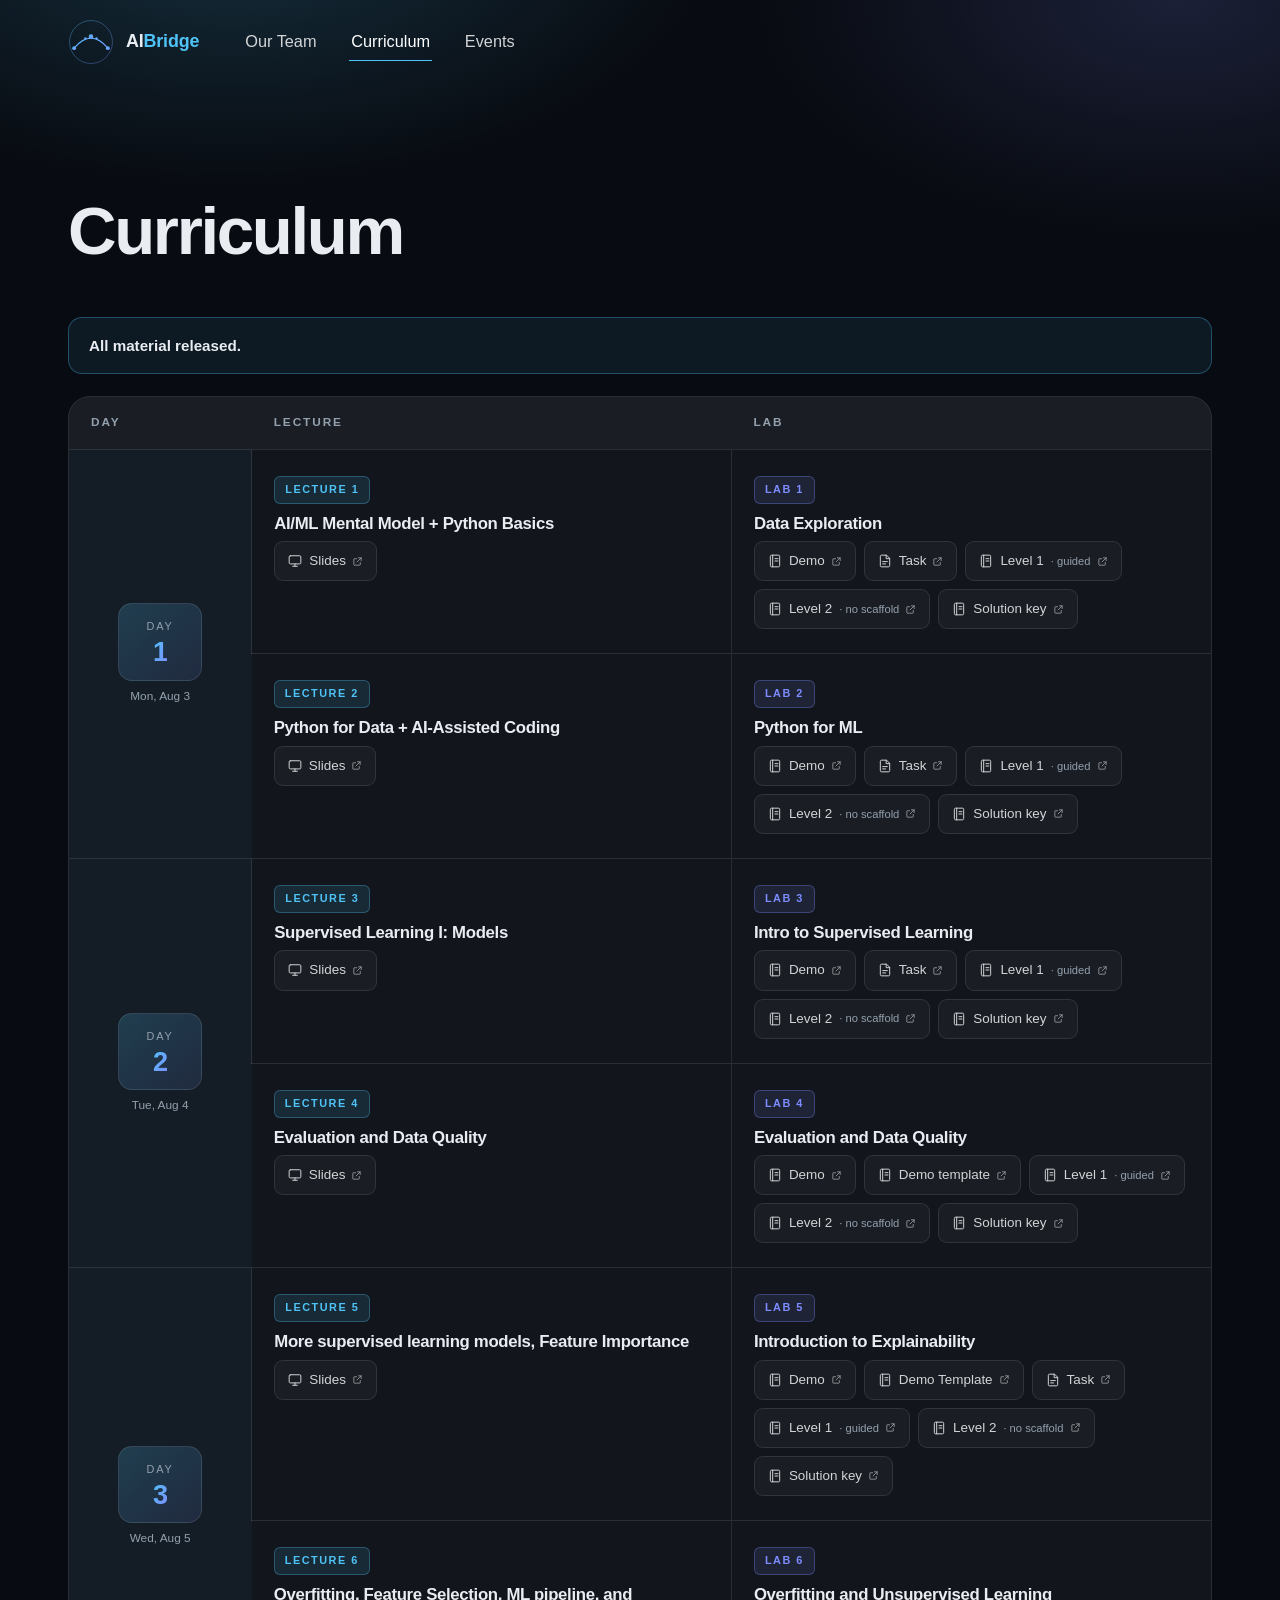
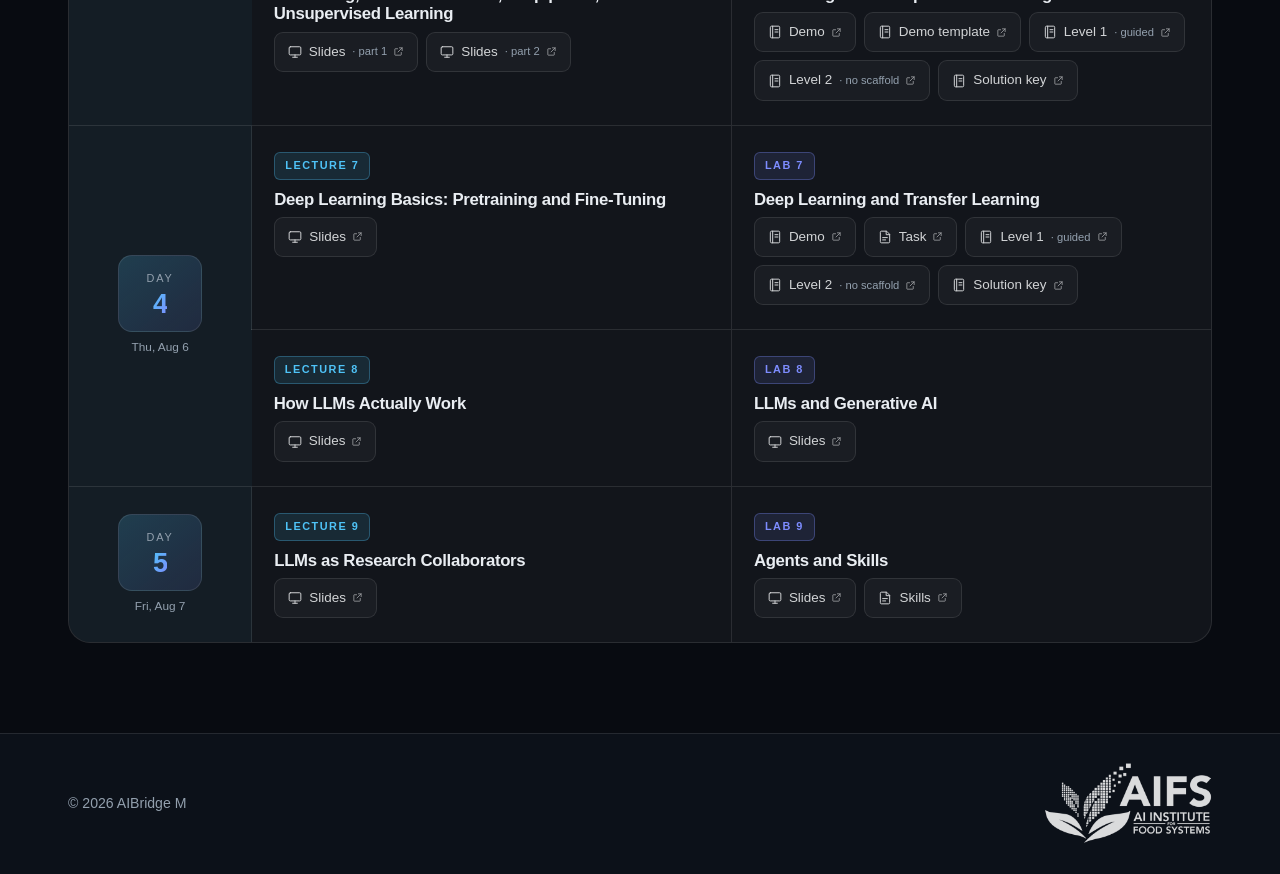
<file: curriculum.html>
<!DOCTYPE html>
<html lang="en">
<head>
<meta charset="utf-8">
<meta name="viewport" content="width=device-width, initial-scale=1">
<title>Curriculum — AIBridge</title>
<meta name="description" content="The AIBridge five-day course: nine lectures and eight labs, with all slides, notebooks, and task sheets.">
<link rel="icon" href="assets/img/logo.svg" type="image/svg+xml">
<link rel="stylesheet" href="assets/css/styles.css">
</head>
<body>

<nav class="nav">
  <div class="nav__inner">
    <a class="brand" href="index.html" aria-label="AIBridge home">
      <img src="assets/img/logo.svg" alt="" width="46" height="46">
      <span class="brand__word">AI<span>Bridge</span></span>
    </a>
    <div class="nav__links">
      <a href="team.html">Our Team</a>
      <a href="curriculum.html">Curriculum</a>
      <a href="events.html">Events</a>
    </div>
    <button class="nav__toggle" type="button" aria-label="Toggle menu" aria-expanded="false"><span></span></button>
  </div>
</nav>

<header class="pagehead">
  <div class="wrap"><h1>Curriculum</h1></div>
</header>

<main>
<section class="section section--tight">
  <div class="wrap">

    <p class="banner" id="release-banner" hidden></p>

    <div class="table-scroll">
      <table class="syllabus">
        <thead>
          <tr>
            <th scope="col">Day</th>
            <th scope="col">Lecture</th>
            <th scope="col">Lab</th>
          </tr>
        </thead>
        <tbody id="syllabus-body"></tbody>
      </table>
    </div>

    <noscript>
      <p class="banner">The schedule table needs JavaScript. The materials are in the
      <code>lectures/</code> and <code>labs/</code> folders.</p>
    </noscript>

  </div>
</section>
</main>

<footer class="footer">
  <div class="wrap footer__inner">
    <span>© <span data-year>2026</span> AIBridge M</span>
    <a class="aifs" href="https://aifs.ucdavis.edu" target="_blank" rel="noopener">
      <img src="assets/img/aifs-logo.png" alt="AI Institute for Next Generation Food Systems" width="1080" height="540">
    </a>
  </div>
</footer>

<script src="assets/js/site.js"></script>
<script src="assets/js/curriculum.js"></script>
</body>
</html>
</file>
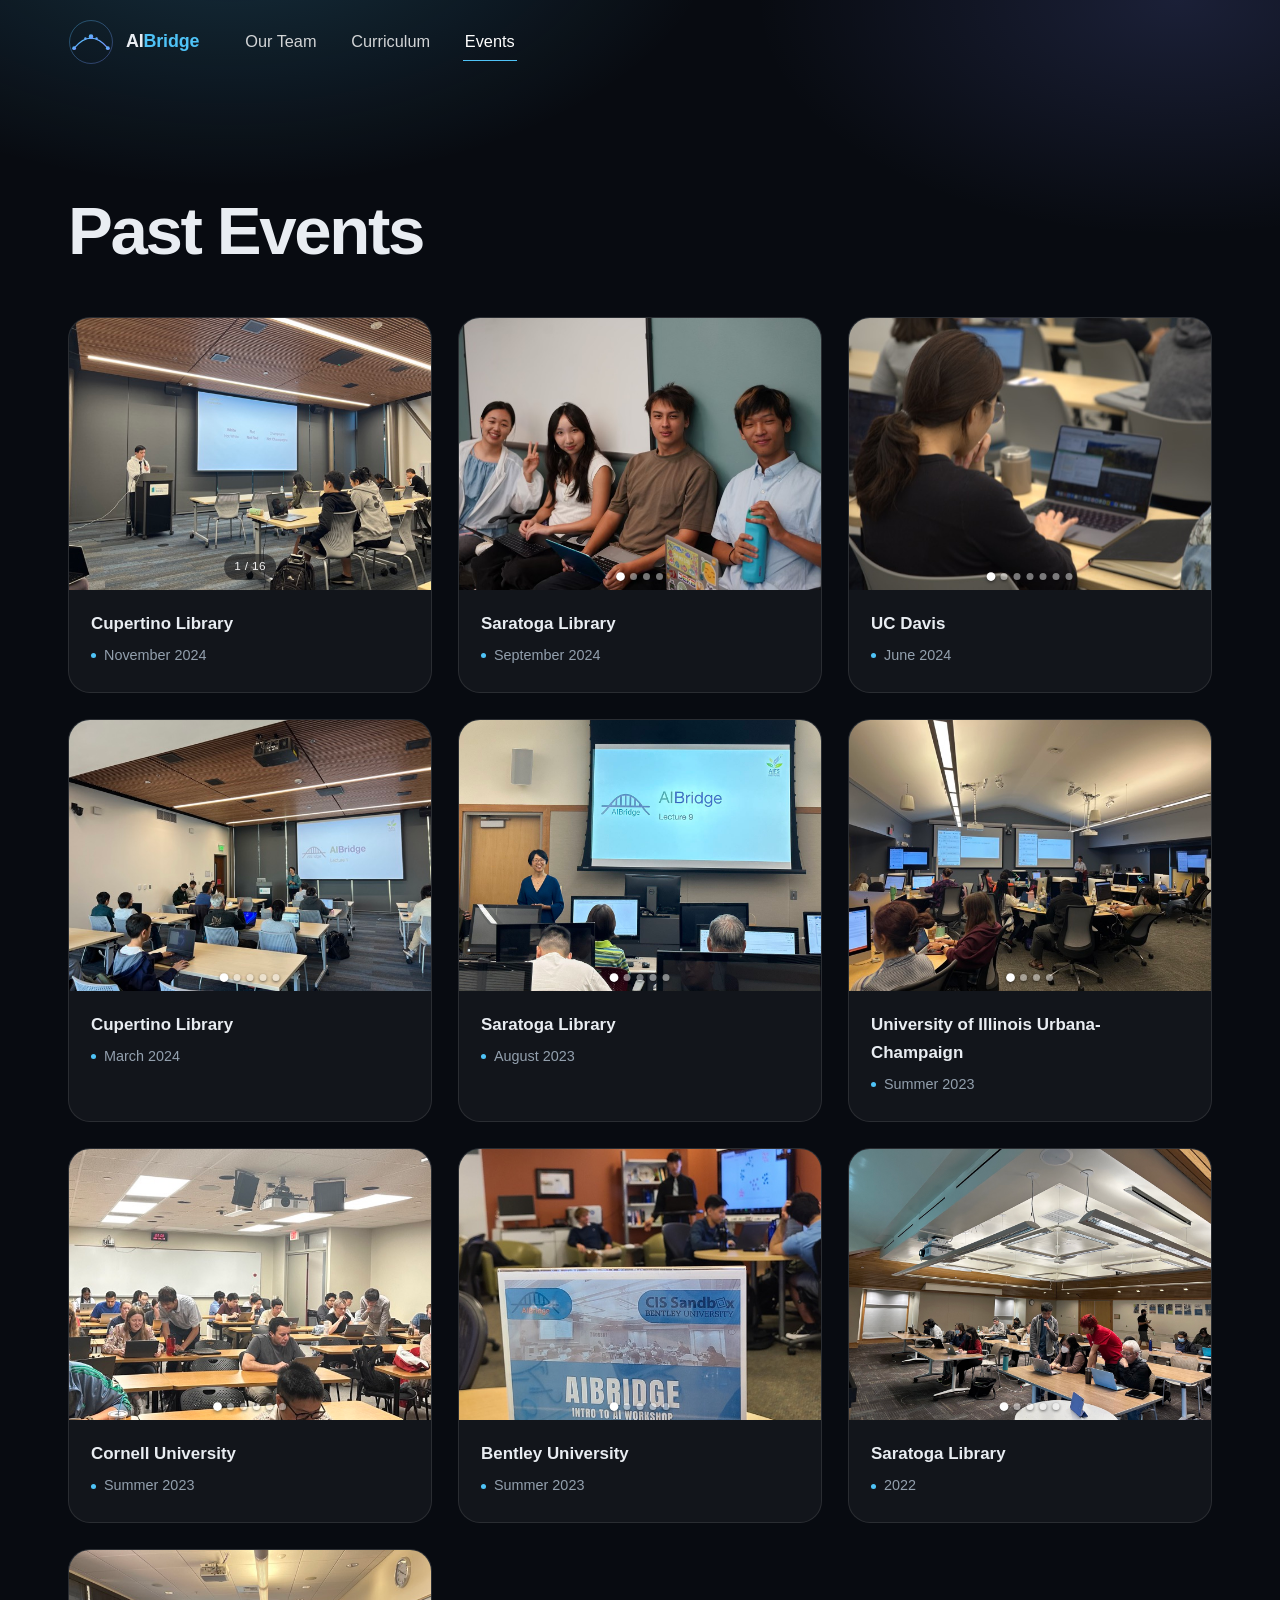
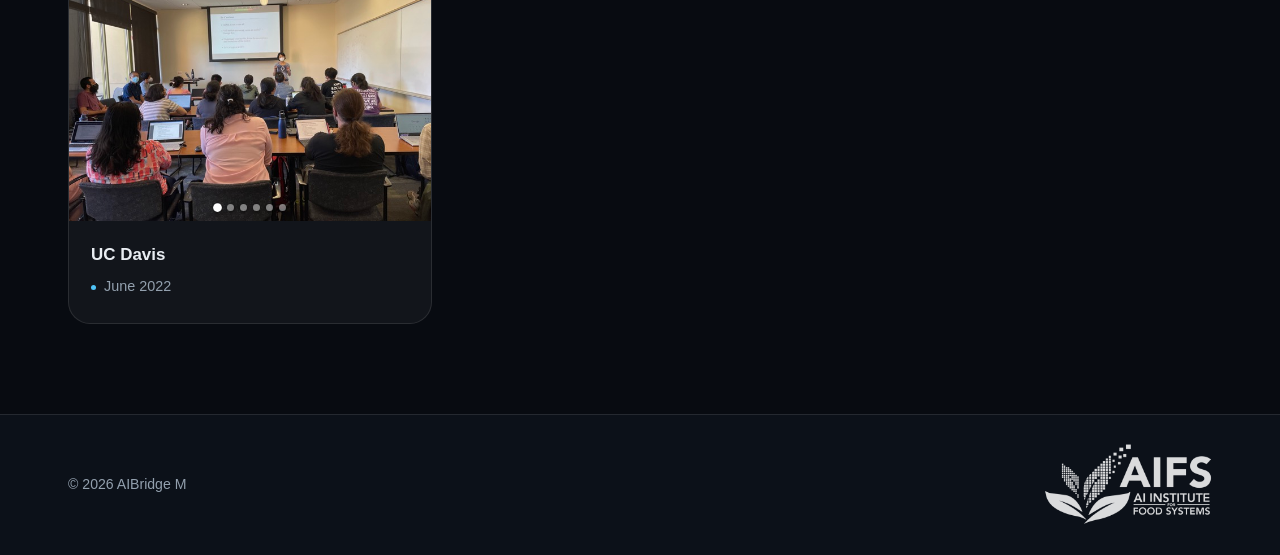
<file: events.html>
<!DOCTYPE html>
<html lang="en">
<head>
<meta charset="utf-8">
<meta name="viewport" content="width=device-width, initial-scale=1">
<title>Events — AIBridge</title>
<meta name="description" content="Past AIBridge camps at universities and public libraries since 2022.">
<link rel="icon" href="assets/img/logo.svg" type="image/svg+xml">
<link rel="stylesheet" href="assets/css/styles.css">
</head>
<body>

<nav class="nav">
  <div class="nav__inner">
    <a class="brand" href="index.html" aria-label="AIBridge home">
      <img src="assets/img/logo.svg" alt="" width="46" height="46">
      <span class="brand__word">AI<span>Bridge</span></span>
    </a>
    <div class="nav__links">
      <a href="team.html">Our Team</a>
      <a href="curriculum.html">Curriculum</a>
      <a href="events.html">Events</a>
    </div>
    <button class="nav__toggle" type="button" aria-label="Toggle menu" aria-expanded="false"><span></span></button>
  </div>
</nav>

<header class="pagehead">
  <div class="wrap"><h1>Past Events</h1></div>
</header>

<main>
<section class="section section--tight">
  <div class="wrap">
    <div class="grid grid--3">

      <article class="event reveal">
        <div class="event__media" data-gallery="assets/img/events/cupertino-nov-2024" data-count="16" data-photo-alt="Cupertino Library, November 2024">
          <span class="event__initials">CL</span>
        </div>
        <div class="event__body">
          <div class="event__place">Cupertino Library</div>
          <div class="event__meta"><span class="event__dot"></span>November 2024</div>
        </div>
      </article>

      <article class="event reveal">
        <div class="event__media" data-gallery="assets/img/events/saratoga-sep-2024" data-count="4" data-photo-alt="Saratoga Library, September 2024">
          <span class="event__initials">SL</span>
        </div>
        <div class="event__body">
          <div class="event__place">Saratoga Library</div>
          <div class="event__meta"><span class="event__dot"></span>September 2024</div>
        </div>
      </article>

      <article class="event reveal">
        <div class="event__media" data-gallery="assets/img/events/uc-davis-2024" data-count="7" data-photo-alt="UC Davis, June 2024">
          <span class="event__initials">UCD</span>
        </div>
        <div class="event__body">
          <div class="event__place">UC Davis</div>
          <div class="event__meta"><span class="event__dot"></span>June 2024</div>
        </div>
      </article>

      <article class="event reveal">
        <div class="event__media" data-gallery="assets/img/events/cupertino-mar-2024" data-count="5" data-photo-alt="Cupertino Library, March 2024">
          <span class="event__initials">CL</span>
        </div>
        <div class="event__body">
          <div class="event__place">Cupertino Library</div>
          <div class="event__meta"><span class="event__dot"></span>March 2024</div>
        </div>
      </article>

      <article class="event reveal">
        <div class="event__media" data-gallery="assets/img/events/saratoga-aug-2023" data-count="5" data-photo-alt="Saratoga Library, August 2023">
          <span class="event__initials">SL</span>
        </div>
        <div class="event__body">
          <div class="event__place">Saratoga Library</div>
          <div class="event__meta"><span class="event__dot"></span>August 2023</div>
        </div>
      </article>

      <article class="event reveal">
        <div class="event__media" data-gallery="assets/img/events/uiuc-2023" data-count="4" data-photo-alt="UIUC, Summer 2023">
          <span class="event__initials">UIUC</span>
        </div>
        <div class="event__body">
          <div class="event__place">University of Illinois Urbana-Champaign</div>
          <div class="event__meta"><span class="event__dot"></span>Summer 2023</div>
        </div>
      </article>

      <article class="event reveal">
        <div class="event__media" data-gallery="assets/img/events/cornell-2023" data-count="6" data-photo-alt="Cornell University, Summer 2023">
          <span class="event__initials">CU</span>
        </div>
        <div class="event__body">
          <div class="event__place">Cornell University</div>
          <div class="event__meta"><span class="event__dot"></span>Summer 2023</div>
        </div>
      </article>

      <article class="event reveal">
        <div class="event__media" data-gallery="assets/img/events/bentley-2023" data-count="5" data-photo-alt="Bentley University, Summer 2023">
          <span class="event__initials">BU</span>
        </div>
        <div class="event__body">
          <div class="event__place">Bentley University</div>
          <div class="event__meta"><span class="event__dot"></span>Summer 2023</div>
        </div>
      </article>

      <article class="event reveal">
        <div class="event__media" data-gallery="assets/img/events/saratoga-2022" data-count="5" data-photo-alt="Saratoga Library, 2022">
          <span class="event__initials">SL</span>
        </div>
        <div class="event__body">
          <div class="event__place">Saratoga Library</div>
          <div class="event__meta"><span class="event__dot"></span>2022</div>
        </div>
      </article>

      <article class="event reveal">
        <div class="event__media" data-gallery="assets/img/events/uc-davis-2022" data-count="6" data-photo-alt="UC Davis, June 2022">
          <span class="event__initials">UCD</span>
        </div>
        <div class="event__body">
          <div class="event__place">UC Davis</div>
          <div class="event__meta"><span class="event__dot"></span>June 2022</div>
        </div>
      </article>

    </div>
  </div>
</section>
</main>

<footer class="footer">
  <div class="wrap footer__inner">
    <span>© <span data-year>2026</span> AIBridge M</span>
    <a class="aifs" href="https://aifs.ucdavis.edu" target="_blank" rel="noopener">
      <img src="assets/img/aifs-logo.png" alt="AI Institute for Next Generation Food Systems" width="1080" height="540">
    </a>
  </div>
</footer>

<script src="assets/js/site.js"></script>
</body>
</html>
</file>
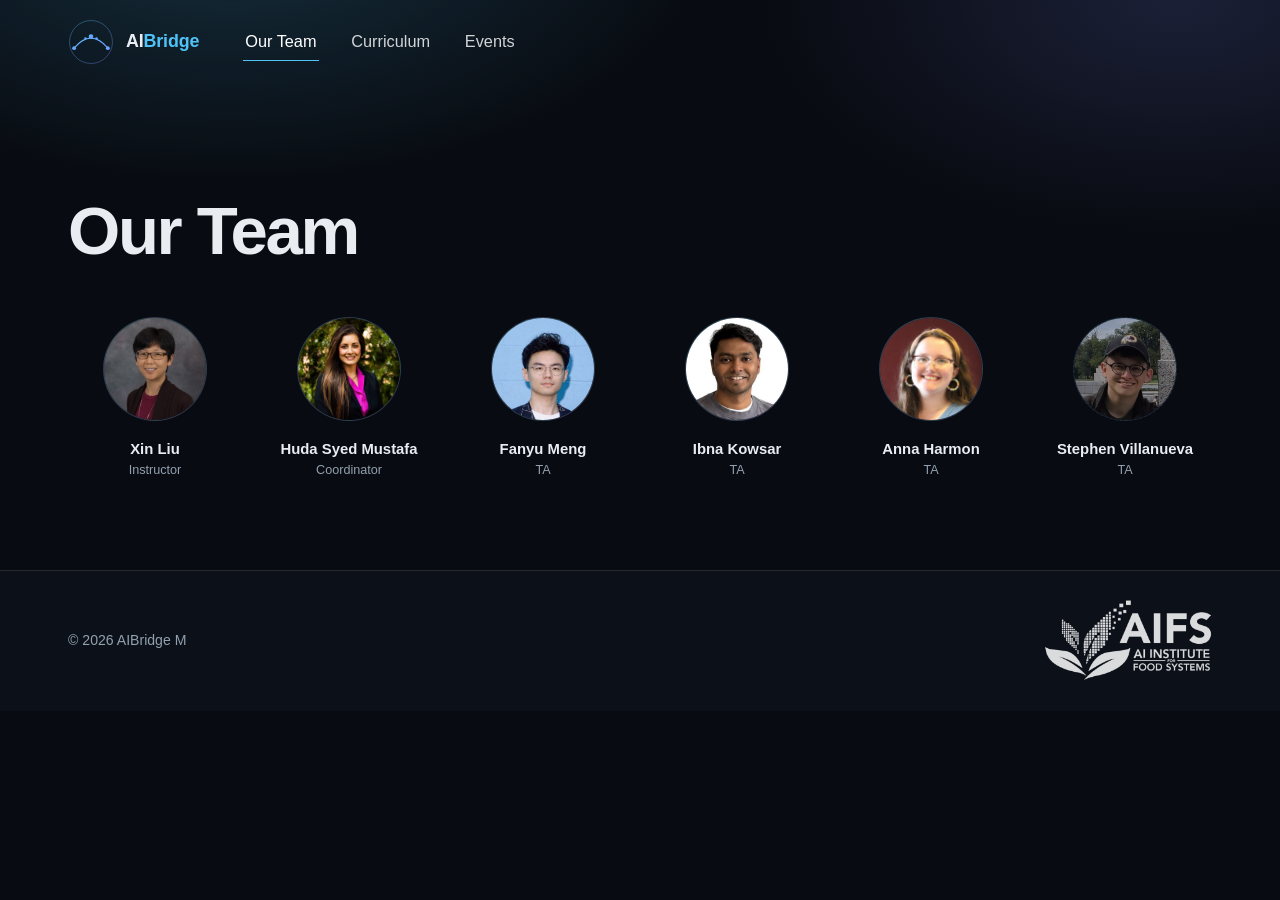
<file: team.html>
<!doctype html>
<html lang="en">
  <head>
    <meta charset="utf-8" />
    <meta name="viewport" content="width=device-width, initial-scale=1" />
    <title>Our Team — AIBridge</title>
    <meta
      name="description"
      content="The instructors and founders behind AIBridge."
    />
    <link rel="icon" href="assets/img/logo.svg" type="image/svg+xml" />
    <link rel="stylesheet" href="assets/css/styles.css" />
  </head>
  <body>
    <nav class="nav">
      <div class="nav__inner">
        <a class="brand" href="index.html" aria-label="AIBridge home">
          <img src="assets/img/logo.svg" alt="" width="46" height="46" />
          <span class="brand__word">AI<span>Bridge</span></span>
        </a>
        <div class="nav__links">
          <a href="team.html">Our Team</a>
          <a href="curriculum.html">Curriculum</a>
          <a href="events.html">Events</a>
        </div>
        <button
          class="nav__toggle"
          type="button"
          aria-label="Toggle menu"
          aria-expanded="false"
        >
          <span></span>
        </button>
      </div>
    </nav>

    <header class="pagehead">
      <div class="wrap"><h1>Our Team</h1></div>
    </header>

    <main>
      <section class="section section--tight">
        <div class="wrap">
          <div class="grid grid--people">
            <article class="person reveal">
              <div
                class="person__photo"
                data-photo="assets/img/team/xin_liu.jpg"
                data-photo-alt="Xin Liu"
              >
                <span class="person__monogram">XL</span>
              </div>
              <div class="person__name">Xin Liu</div>
              <div class="person__role">Instructor</div>
            </article>

            <article class="person reveal">
              <div
                class="person__photo"
                data-photo="assets/img/team/huda_syed_mustafa.jpg"
                data-photo-alt="Huda Syed Mustafa"
              >
                <span class="person__monogram">HM</span>
              </div>
              <div class="person__name">Huda Syed Mustafa</div>
              <div class="person__role">Coordinator</div>
            </article>

            <article class="person reveal">
              <div
                class="person__photo"
                data-photo="assets/img/team/fanyu_meng.jpg"
                data-photo-alt="Fanyu Meng"
              >
                <span class="person__monogram">FM</span>
              </div>
              <div class="person__name">Fanyu Meng</div>
              <div class="person__role">TA</div>
            </article>

            <article class="person reveal">
              <div
                class="person__photo"
                data-photo="assets/img/team/ibna_kowsar.jpg"
                data-photo-alt="Ibna Kowsar"
              >
                <span class="person__monogram">IK</span>
              </div>
              <div class="person__name">Ibna Kowsar</div>
              <div class="person__role">TA</div>
            </article>

            <article class="person reveal">
              <div
                class="person__photo"
                data-photo="assets/img/team/anna_harmon.jpg"
                data-photo-alt="Anna Harmon"
              >
                <span class="person__monogram">AH</span>
              </div>
              <div class="person__name">Anna Harmon</div>
              <div class="person__role">TA</div>
            </article>

            <article class="person person--tba reveal">
              <div
                class="person__photo"
                data-photo="assets/img/team/stephen_villanueva.jpg"
                data-photo-alt="Stephen Villanueva"
              >
                <span class="person__monogram">SV</span>
              </div>
              <div class="person__name">Stephen Villanueva</div>
              <div class="person__role">TA</div>
            </article>
          </div>
        </div>
      </section>
    </main>

    <footer class="footer">
      <div class="wrap footer__inner">
        <span>© <span data-year>2026</span> AIBridge M</span>
        <a
          class="aifs"
          href="https://aifs.ucdavis.edu"
          target="_blank"
          rel="noopener"
        >
          <img
            src="assets/img/aifs-logo.png"
            alt="AI Institute for Next Generation Food Systems"
            width="1080"
            height="540"
          />
        </a>
      </div>
    </footer>

    <script src="assets/js/site.js"></script>
  </body>
</html>
</file>
<file: assets/css/styles.css>
/* ==========================================================================
   AIBridge — shared stylesheet
   ========================================================================== */

:root {
  --bg:            #080b11;
  --bg-2:          #0c1119;
  --surface:       rgba(255, 255, 255, 0.045);
  --surface-2:     rgba(255, 255, 255, 0.075);
  --line:          rgba(255, 255, 255, 0.10);
  --line-strong:   rgba(255, 255, 255, 0.20);

  --text:          #e9edf2;
  --text-soft:     #d2d4d6;
  --muted:         #93a0ae;

  --accent:        #4fc3f7;
  --accent-2:      #7d8cff;
  --accent-glow:   rgba(79, 195, 247, 0.35);

  --radius:        14px;
  --radius-lg:     22px;
  --maxw:          1240px;
  --nav-h:         84px;

  --sans: "Inter", -apple-system, BlinkMacSystemFont, "Segoe UI", Roboto,
          Helvetica, Arial, "Apple Color Emoji", sans-serif;

  --ease: cubic-bezier(0.22, 0.61, 0.36, 1);
}

/* --------------------------------------------------------------- reset --- */

*, *::before, *::after { box-sizing: border-box; }

html { scroll-behavior: smooth; }

body {
  margin: 0;
  background: var(--bg);
  color: var(--text);
  font-family: var(--sans);
  font-size: 17px;
  line-height: 1.65;
  -webkit-font-smoothing: antialiased;
  overflow-x: hidden;
}

img { max-width: 100%; display: block; }
a { color: inherit; text-decoration: none; }

h1, h2, h3, h4 { margin: 0; line-height: 1.15; font-weight: 600; letter-spacing: -0.02em; }
p { margin: 0 0 1em; }
p:last-child { margin-bottom: 0; }

::selection { background: var(--accent-glow); color: #fff; }

:focus-visible {
  outline: 2px solid var(--accent);
  outline-offset: 3px;
  border-radius: 4px;
}

/* -------------------------------------------------------------- layout --- */

.wrap {
  width: 100%;
  max-width: var(--maxw);
  margin: 0 auto;
  padding: 0 clamp(20px, 5vw, 48px);
}

.section { padding: clamp(72px, 10vw, 130px) 0; position: relative; }
.section--tight { padding: clamp(52px, 7vw, 90px) 0; }

/* The section right below a page title shouldn't repeat the header's gap. */
.pagehead + main > .section:first-child { padding-top: clamp(18px, 2.4vw, 28px); }
.hero + main > .section:first-child { padding-top: clamp(40px, 5vw, 64px); }
.section-title {
  font-size: clamp(1.9rem, 4vw, 3rem);
  max-width: 20ch;
}
.section-lead {
  color: var(--muted);
  font-size: clamp(1rem, 1.6vw, 1.12rem);
  max-width: 62ch;
  margin-top: 20px;
}

/* ----------------------------------------------------------------- nav --- */

.nav {
  position: fixed;
  inset: 0 0 auto 0;
  z-index: 90;
  height: var(--nav-h);
  display: flex;
  align-items: center;
  transition: background 0.35s var(--ease), backdrop-filter 0.35s var(--ease),
              border-color 0.35s var(--ease), height 0.35s var(--ease);
  border-bottom: 1px solid transparent;
}
.nav.is-stuck {
  height: 68px;
  background: rgba(8, 11, 17, 0.82);
  backdrop-filter: blur(14px) saturate(140%);
  -webkit-backdrop-filter: blur(14px) saturate(140%);
  border-bottom-color: var(--line);
}

.nav__inner {
  width: 100%;
  max-width: var(--maxw);
  margin: 0 auto;
  padding: 0 clamp(20px, 5vw, 48px);
  display: flex;
  align-items: center;
  gap: clamp(18px, 4vw, 44px);
}

.brand { display: flex; align-items: center; gap: 12px; flex-shrink: 0; }
.brand img, .brand svg { width: 46px; height: 46px; transition: width 0.35s var(--ease), height 0.35s var(--ease); }
.nav.is-stuck .brand img, .nav.is-stuck .brand svg { width: 38px; height: 38px; }
.brand__word {
  font-weight: 600;
  font-size: 1.12rem;
  letter-spacing: -0.01em;
}
.brand__word span { color: var(--accent); }

.nav__links { display: flex; gap: clamp(16px, 2.4vw, 34px); }
.nav__links a {
  color: var(--text-soft);
  font-size: 1.02rem;
  font-weight: 300;
  position: relative;
  padding: 6px 2px;
  transition: color 0.25s var(--ease);
}
.nav__links a::after {
  content: "";
  position: absolute;
  left: 0; bottom: 0;
  width: 100%;
  height: 1px;
  background: var(--accent);
  transform: scaleX(0);
  transform-origin: left;
  transition: transform 0.3s var(--ease);
}
.nav__links a:hover { color: #fff; }
.nav__links a:hover::after,
.nav__links a[aria-current="page"]::after { transform: scaleX(1); }
.nav__links a[aria-current="page"] { color: #fff; }

.nav__toggle {
  display: none;
  margin-left: auto;
  width: 42px; height: 42px;
  background: none;
  border: 1px solid var(--line);
  border-radius: 10px;
  color: var(--text);
  cursor: pointer;
  padding: 0;
  place-items: center;
}
.nav__toggle span,
.nav__toggle span::before,
.nav__toggle span::after {
  content: "";
  display: block;
  width: 18px; height: 1.6px;
  background: currentColor;
  transition: transform 0.3s var(--ease), opacity 0.2s linear;
}
.nav__toggle span::before { transform: translateY(-6px); }
.nav__toggle span::after  { transform: translateY(4.4px); }
.nav.is-open .nav__toggle span { background: transparent; }
.nav.is-open .nav__toggle span::before { transform: rotate(45deg); }
.nav.is-open .nav__toggle span::after  { transform: rotate(-45deg); }

/* --------------------------------------------------------------- hero --- */

.hero {
  position: relative;
  min-height: 100svh;
  display: grid;
  place-items: center;
  text-align: center;
  isolation: isolate;
  overflow: hidden;
}
.hero__bg {
  position: absolute;
  inset: 0;
  z-index: -2;
  background:
    radial-gradient(1100px 620px at 50% -10%, rgba(79, 195, 247, 0.20), transparent 62%),
    radial-gradient(900px 560px at 82% 108%, rgba(125, 140, 255, 0.18), transparent 60%),
    linear-gradient(180deg, #070a10 0%, #0a1018 46%, #080b11 100%);
  background-size: cover;
  background-position: center;
}
/* Drop a photo at assets/img/background.jpg and site.js will layer it in. */
.hero__bg.has-photo::after {
  content: "";
  position: absolute;
  inset: 0;
  background: linear-gradient(180deg, rgba(6, 9, 14, 0.72), rgba(6, 9, 14, 0.88));
}
.hero__grid {
  position: absolute;
  inset: 0;
  z-index: -1;
  background-image:
    linear-gradient(rgba(255, 255, 255, 0.035) 1px, transparent 1px),
    linear-gradient(90deg, rgba(255, 255, 255, 0.035) 1px, transparent 1px);
  background-size: 72px 72px;
  mask-image: radial-gradient(circle at 50% 42%, #000 12%, transparent 72%);
  -webkit-mask-image: radial-gradient(circle at 50% 42%, #000 12%, transparent 72%);
}

.hero__inner { padding: calc(var(--nav-h) + 24px) 0 120px; }

.hero__mark { width: clamp(84px, 12vw, 118px); margin: 0 auto 26px; }

.hero__title {
  font-size: clamp(3.2rem, 12vw, 8.2rem);
  font-weight: 700;
  letter-spacing: -0.045em;
  line-height: 0.95;
  background: linear-gradient(180deg, #ffffff 28%, #9fb6cc 100%);
  -webkit-background-clip: text;
  background-clip: text;
  color: transparent;
}
.hero__tagline {
  margin-top: 22px;
  font-size: clamp(1rem, 2.4vw, 1.4rem);
  font-weight: 300;
  color: var(--text-soft);
  letter-spacing: 0.01em;
}
.hero__tagline b { font-weight: 600; color: var(--accent); }

.hero__scroll {
  position: absolute;
  left: 50%;
  bottom: 34px;
  transform: translateX(-50%);
  display: inline-flex;
  flex-direction: column;
  align-items: center;
  gap: 10px;
  color: var(--muted);
  font-size: 0.8rem;
  letter-spacing: 0.22em;
  text-transform: uppercase;
}
.hero__scroll::after {
  content: "";
  width: 1px;
  height: 46px;
  background: linear-gradient(180deg, var(--accent), transparent);
  animation: dropline 2.1s var(--ease) infinite;
}
@keyframes dropline {
  0%   { transform: scaleY(0.2); transform-origin: top; opacity: 0; }
  40%  { transform: scaleY(1);   transform-origin: top; opacity: 1; }
  100% { transform: scaleY(1);   transform-origin: bottom; opacity: 0; }
}

/* page header used on interior pages */
.pagehead {
  position: relative;
  padding: calc(var(--nav-h) + clamp(56px, 9vw, 108px)) 0 clamp(12px, 1.6vw, 20px);
  overflow: hidden;
  isolation: isolate;
}
.pagehead::before {
  content: "";
  position: absolute;
  inset: 0;
  z-index: -1;
  background:
    radial-gradient(760px 420px at 18% -30%, rgba(79, 195, 247, 0.20), transparent 65%),
    radial-gradient(680px 380px at 92% 0%, rgba(125, 140, 255, 0.16), transparent 62%);
}
.pagehead h1 {
  font-size: clamp(2.4rem, 6.5vw, 4.2rem);
  letter-spacing: -0.035em;
}
.pagehead p {
  color: var(--muted);
  max-width: 60ch;
  margin-top: 18px;
  font-size: clamp(1rem, 1.6vw, 1.1rem);
}

/* --------------------------------------------------------------- cards --- */

.grid { display: grid; gap: clamp(18px, 2.4vw, 26px); }
.grid--3 { grid-template-columns: repeat(auto-fit, minmax(272px, 1fr)); }
/* People sit on a single row at desktop widths — small portraits, tight gaps. */
.grid--people {
  grid-template-columns: repeat(auto-fit, minmax(116px, 1fr));
  gap: clamp(12px, 1.6vw, 20px);
}

/* ------------------------------------------------------- camp details --- */

.details {
  margin: clamp(26px, 3.4vw, 38px) 0 0;
  border-top: 1px solid var(--line);
}
.details__row {
  display: grid;
  grid-template-columns: 180px minmax(0, 1fr);
  gap: 6px clamp(20px, 3vw, 40px);
  padding: clamp(18px, 2.2vw, 24px) 0;
  border-bottom: 1px solid var(--line);
}
.details dt {
  color: var(--muted);
  font-size: 0.76rem;
  font-weight: 600;
  letter-spacing: 0.15em;
  text-transform: uppercase;
  padding-top: 5px;
}
.details dd {
  margin: 0;
  color: var(--text-soft);
  font-size: 1.02rem;
}
.details a {
  color: var(--accent);
  border-bottom: 1px solid rgba(79, 195, 247, 0.35);
  transition: border-color 0.2s var(--ease);
}
.details a:hover { border-bottom-color: var(--accent); }

.details__note {
  margin: 8px 0 0;
  color: var(--muted);
  font-size: 0.92rem;
}

.details__list {
  margin: 0;
  padding: 0;
  list-style: none;
  display: grid;
  gap: 7px;
}
.details__list li { position: relative; padding-left: 20px; }
.details__list li::before {
  content: "";
  position: absolute;
  left: 4px; top: 0.62em;
  width: 5px; height: 5px;
  border-radius: 50%;
  background: var(--accent);
}

.details__contact { margin: 0 0 12px; }
.details__contact:last-child { margin-bottom: 0; }
.details__contact span {
  display: block;
  color: var(--muted);
  font-size: 0.78rem;
  letter-spacing: 0.08em;
  text-transform: uppercase;
  margin-bottom: 3px;
}

@media (max-width: 640px) {
  .details__row { grid-template-columns: 1fr; gap: 8px; }
  .details dt { padding-top: 0; }
}

/* -------------------------------------------------------------- people --- */

.person { text-align: center; }
.person__photo {
  position: relative;
  width: 100%;
  max-width: clamp(74px, 9vw, 104px);
  margin-inline: auto;
  aspect-ratio: 1;
  border-radius: 50%;
  overflow: hidden;
  border: 1px solid var(--line);
  background: linear-gradient(150deg, rgba(79, 195, 247, 0.20), rgba(125, 140, 255, 0.14));
  display: grid;
  place-items: center;
  margin-bottom: 18px;
  transition: transform 0.35s var(--ease), border-color 0.35s var(--ease), box-shadow 0.35s var(--ease);
}
.person:hover .person__photo {
  transform: translateY(-5px);
  border-color: rgba(79, 195, 247, 0.5);
  box-shadow: 0 18px 42px -22px var(--accent-glow);
}
.person__photo img { width: 100%; height: 100%; object-fit: cover; }
.person__monogram {
  font-size: clamp(1.1rem, 2.4vw, 1.55rem);
  font-weight: 600;
  letter-spacing: 0.02em;
  color: rgba(255, 255, 255, 0.82);
}
.person--tba .person__photo { border-style: dashed; opacity: 0.7; }
.person--tba .person__monogram { opacity: 0.6; }

.person__name { font-size: 0.93rem; font-weight: 600; line-height: 1.35; }
.person__role { color: var(--muted); font-size: 0.79rem; margin-top: 3px; line-height: 1.4; }

/* -------------------------------------------------------------- events --- */

.event {
  display: block;
  border-radius: var(--radius-lg);
  overflow: hidden;
  border: 1px solid var(--line);
  background: var(--surface);
  transition: transform 0.35s var(--ease), border-color 0.35s var(--ease), box-shadow 0.35s var(--ease);
}
.event:hover { transform: translateY(-5px); border-color: var(--line-strong); box-shadow: 0 24px 50px -30px rgba(0, 0, 0, 0.9); }
.event__media {
  position: relative;
  aspect-ratio: 4 / 3;
  overflow: hidden;
  display: grid;
  place-items: center;
  background: linear-gradient(150deg, rgba(79, 195, 247, 0.20), rgba(125, 140, 255, 0.12));
}
.event__media img { width: 100%; height: 100%; object-fit: cover; transition: transform 0.6s var(--ease); }
.event:hover .event__media img { transform: scale(1.05); }
.event__media::before {
  content: "";
  position: absolute; inset: 0;
  background-image:
    linear-gradient(rgba(255, 255, 255, 0.05) 1px, transparent 1px),
    linear-gradient(90deg, rgba(255, 255, 255, 0.05) 1px, transparent 1px);
  background-size: 34px 34px;
  pointer-events: none;
}
.event__initials {
  font-size: clamp(1.8rem, 4vw, 2.6rem);
  font-weight: 700;
  letter-spacing: 0.06em;
  color: rgba(255, 255, 255, 0.55);
}
.event__body { padding: 20px 22px 24px; }
.event__place { font-size: 1.06rem; font-weight: 600; }
.event__meta { display: flex; align-items: center; gap: 8px; color: var(--muted); font-size: 0.9rem; margin-top: 6px; }
.event__dot { width: 5px; height: 5px; border-radius: 50%; background: var(--accent); flex: none; }

/* ------------------------------------------------------ photo carousel --- */
/* Built by site.js over data-gallery; the monogram shows until it takes over. */

.event__media--gallery { display: block; touch-action: pan-y; cursor: grab; }
.event__media--gallery.is-swiping { cursor: grabbing; }
.event__media--gallery:focus-visible { outline: 2px solid var(--accent); outline-offset: -2px; }
/* The blueprint grid is for empty cards — photos supply their own texture. */
.event__media--gallery::before { display: none; }

.carousel__track { position: absolute; inset: 0; }
.carousel__slide {
  position: absolute; inset: 0;
  width: 100%; height: 100%;
  object-fit: cover;
  opacity: 0;
  transition: opacity 0.5s var(--ease);
  -webkit-user-drag: none;
  user-select: none;
}
.carousel__slide.is-active { opacity: 1; }
/* Override the card-wide hover zoom: it fights the swipe. */
.event:hover .event__media--gallery .carousel__slide { transform: none; }

.carousel__arrow {
  position: absolute; top: 50%;
  transform: translateY(-50%);
  display: grid; place-items: center;
  width: 34px; height: 34px;
  padding: 0;
  border: none;
  border-radius: 50%;
  background: rgba(6, 9, 14, 0.42);
  color: #fff;
  cursor: pointer;
  opacity: 0;
  transition: opacity 0.25s var(--ease), background 0.25s var(--ease);
  z-index: 2;
}
.carousel__arrow svg { width: 18px; height: 18px; }
.carousel__arrow--prev { left: 8px; }
.carousel__arrow--next { right: 8px; }
.carousel__arrow:hover { background: rgba(6, 9, 14, 0.72); }
.event:hover .carousel__arrow,
.event__media--gallery:focus-within .carousel__arrow { opacity: 1; }
.carousel__arrow:focus-visible { opacity: 1; outline: 2px solid var(--accent); outline-offset: 2px; }

.carousel__dots {
  position: absolute; bottom: 10px; left: 50%;
  transform: translateX(-50%);
  display: flex; flex-wrap: wrap; justify-content: center;
  gap: 6px;
  max-width: calc(100% - 88px);
  z-index: 2;
}
.carousel__dot {
  width: 7px; height: 7px;
  padding: 0;
  border: none;
  border-radius: 50%;
  background: rgba(255, 255, 255, 0.45);
  box-shadow: 0 1px 3px rgba(0, 0, 0, 0.55);
  cursor: pointer;
  transition: background 0.25s var(--ease), transform 0.25s var(--ease);
}
.carousel__dot:hover { background: rgba(255, 255, 255, 0.75); }
.carousel__dot.is-active { background: #fff; transform: scale(1.25); }
.carousel__dot:focus-visible { outline: 2px solid var(--accent); outline-offset: 2px; }

/* Stands in for the dot row on long photo sets. */
.carousel__counter {
  position: absolute; bottom: 10px; left: 50%;
  transform: translateX(-50%);
  padding: 3px 10px;
  border-radius: 999px;
  background: rgba(6, 9, 14, 0.52);
  color: rgba(255, 255, 255, 0.92);
  font-size: 0.74rem;
  font-variant-numeric: tabular-nums;
  letter-spacing: 0.03em;
  z-index: 2;
}

.visually-hidden {
  position: absolute;
  width: 1px; height: 1px;
  margin: -1px; padding: 0;
  overflow: hidden;
  clip: rect(0 0 0 0);
  clip-path: inset(50%);
  white-space: nowrap;
  border: 0;
}

/* Touch devices have no hover, so the controls stay visible. */
@media (hover: none) {
  .carousel__arrow { opacity: 1; }
}

@media (prefers-reduced-motion: reduce) {
  .carousel__slide { transition: none; }
}

/* ---------------------------------------------------------- curriculum --- */

.banner {
  margin: 0 0 clamp(16px, 2vw, 22px);
  padding: 15px 20px;
  border-radius: var(--radius);
  border: 1px solid rgba(79, 195, 247, 0.32);
  background: rgba(79, 195, 247, 0.08);
  color: var(--text-soft);
  font-size: 0.95rem;
}
.banner b { color: var(--text); font-weight: 600; }
.banner code {
  background: rgba(255, 255, 255, 0.08);
  padding: 1px 6px;
  border-radius: 5px;
  font-size: 0.88em;
}

.table-scroll {
  margin-top: 0;
  overflow-x: auto;
  border: 1px solid var(--line);
  border-radius: var(--radius-lg);
  background: var(--surface);
  -webkit-overflow-scrolling: touch;
}

.syllabus {
  width: 100%;
  min-width: 760px;
  border-collapse: collapse;
  text-align: left;
}

.syllabus thead th {
  font-size: 0.74rem;
  font-weight: 700;
  letter-spacing: 0.16em;
  text-transform: uppercase;
  color: var(--muted);
  padding: 16px clamp(14px, 2vw, 22px);
  background: rgba(255, 255, 255, 0.035);
  border-bottom: 1px solid var(--line);
  white-space: nowrap;
}
.syllabus thead th:first-child { width: 132px; }
.syllabus thead th:not(:first-child) { width: 42%; }

.syllabus td {
  padding: clamp(16px, 2vw, 24px) clamp(14px, 2vw, 22px);
  border-bottom: 1px solid var(--line);
  border-left: 1px solid var(--line);
  vertical-align: top;
}
.syllabus td:first-child { border-left: 0; }
.syllabus tbody tr:last-child td { border-bottom: 0; }
.syllabus tbody tr:hover td { background: rgba(255, 255, 255, 0.018); }

.syllabus__day {
  background: rgba(79, 195, 247, 0.045);
  text-align: center;
  vertical-align: middle !important;
}
.syllabus tbody tr:hover .syllabus__day { background: rgba(79, 195, 247, 0.045); }

.day-pill {
  display: inline-grid;
  place-items: center;
  gap: 2px;
  padding: 14px 6px;
  min-width: 84px;
  border-radius: 14px;
  border: 1px solid var(--line);
  background: linear-gradient(140deg, rgba(79, 195, 247, 0.20), rgba(125, 140, 255, 0.12));
}
.day-pill small {
  font-size: 0.68rem;
  letter-spacing: 0.18em;
  text-transform: uppercase;
  color: var(--muted);
}
.day-pill b {
  font-size: 1.7rem;
  font-weight: 700;
  letter-spacing: -0.03em;
  line-height: 1;
  background: linear-gradient(120deg, var(--accent), var(--accent-2));
  -webkit-background-clip: text; background-clip: text; color: transparent;
}

.day-when {
  display: block;
  margin-top: 8px;
  font-size: 0.74rem;
  line-height: 1.35;
  color: var(--muted);
}

/* A day that hasn't been released yet: visible in the schedule, not downloadable. */
.is-locked td { opacity: 0.62; }
.is-locked .day-pill {
  background: rgba(255, 255, 255, 0.04);
  border-style: dashed;
}
.is-locked .day-pill b {
  background: none;
  -webkit-background-clip: initial; background-clip: initial;
  color: var(--muted);
}

/* Notebook links that jump out to Google Colab. */
.res__link--colab {
  border-color: rgba(246, 173, 60, 0.34);
  background: rgba(246, 173, 60, 0.08);
  color: #f3d5a6;
}
.res__link--colab:hover {
  color: #fff;
  border-color: rgba(246, 173, 60, 0.66);
  background: rgba(246, 173, 60, 0.16);
}
.res__link--colab small { color: rgba(243, 213, 166, 0.7); }
.res__ext { width: 11px !important; height: 11px !important; opacity: 0.75; margin-left: -1px; }

.res__link--locked {
  cursor: default;
  border-style: dashed;
  background: transparent;
  color: var(--muted);
}
.res__link--locked:hover {
  transform: none;
  color: var(--muted);
  border-color: var(--line);
  background: transparent;
}

.cell__kind {
  display: inline-block;
  font-size: 0.68rem;
  font-weight: 700;
  letter-spacing: 0.14em;
  text-transform: uppercase;
  padding: 4px 10px;
  border-radius: 6px;
  margin-bottom: 10px;
}
.cell__kind--lecture { color: var(--accent);   background: rgba(79, 195, 247, 0.12); border: 1px solid rgba(79, 195, 247, 0.3); }
.cell__kind--lab     { color: var(--accent-2); background: rgba(125, 140, 255, 0.12); border: 1px solid rgba(125, 140, 255, 0.32); }

.cell__title { font-size: 1.05rem; font-weight: 600; margin-bottom: 8px; }
.cell__none { color: var(--muted); font-size: 0.92rem; font-style: italic; }

.res { display: flex; flex-wrap: wrap; gap: 8px; }
.res__link {
  display: inline-flex;
  align-items: center;
  gap: 7px;
  padding: 8px 13px;
  border-radius: 9px;
  font-size: 0.84rem;
  font-weight: 500;
  border: 1px solid var(--line);
  background: rgba(255, 255, 255, 0.035);
  color: var(--text-soft);
  transition: border-color 0.22s var(--ease), background 0.22s var(--ease),
              color 0.22s var(--ease), transform 0.22s var(--ease);
}
.res__link:hover {
  color: #fff;
  border-color: rgba(79, 195, 247, 0.5);
  background: rgba(79, 195, 247, 0.10);
  transform: translateY(-2px);
}
.res__link svg { width: 14px; height: 14px; flex: none; fill: none; stroke: currentColor; stroke-width: 1.7; stroke-linecap: round; stroke-linejoin: round; }
.res__link small { color: var(--muted); font-weight: 400; }

/* -------------------------------------------------------------- footer --- */

.footer {
  border-top: 1px solid var(--line);
  padding: 28px 0;
  background: var(--bg-2);
  color: var(--muted);
  font-size: 0.88rem;
}
.footer__inner {
  display: flex;
  justify-content: space-between;
  align-items: center;
  gap: 16px 24px;
  flex-wrap: wrap;
}

/* AIFS credit — white-on-transparent lockup, sits straight on the footer. */
.aifs {
  display: block;
  flex: none;
  opacity: 0.85;
  transition: opacity 0.22s var(--ease);
}
.aifs:hover { opacity: 1; }
.aifs img {
  width: clamp(132px, 17vw, 168px);
  height: auto;
}

@media (max-width: 560px) {
  .footer__inner { flex-direction: column; align-items: flex-start; }
}
/* ------------------------------------------------------------- reveals --- */

.reveal {
  opacity: 0;
  transform: translateY(22px);
  transition: opacity 0.7s var(--ease), transform 0.7s var(--ease);
}
.reveal.is-in { opacity: 1; transform: none; }

@media (prefers-reduced-motion: reduce) {
  html { scroll-behavior: auto; }
  *, *::before, *::after { animation-duration: 0.001ms !important; transition-duration: 0.001ms !important; }
  .reveal { opacity: 1; transform: none; }
}

/* ----------------------------------------------------------- responsive --- */

@media (max-width: 860px) {
  .nav__toggle { display: grid; }

  .nav__links {
    position: fixed;
    inset: var(--nav-h) 0 auto 0;
    flex-direction: column;
    gap: 0;
    background: rgba(8, 11, 17, 0.97);
    backdrop-filter: blur(16px);
    -webkit-backdrop-filter: blur(16px);
    border-bottom: 1px solid var(--line);
    padding: 8px 0 18px;
    transform: translateY(-12px);
    opacity: 0;
    pointer-events: none;
    transition: opacity 0.28s var(--ease), transform 0.28s var(--ease);
  }
  .nav.is-open .nav__links { opacity: 1; transform: none; pointer-events: auto; }
  .nav__links a { padding: 15px clamp(20px, 5vw, 48px); font-size: 1.1rem; }
  .nav__links a::after { display: none; }

  .syllabus { min-width: 680px; }
}

@media (max-width: 520px) {
  body { font-size: 16px; }
  .grid--people { grid-template-columns: repeat(auto-fill, minmax(94px, 1fr)); }
}
</file>
